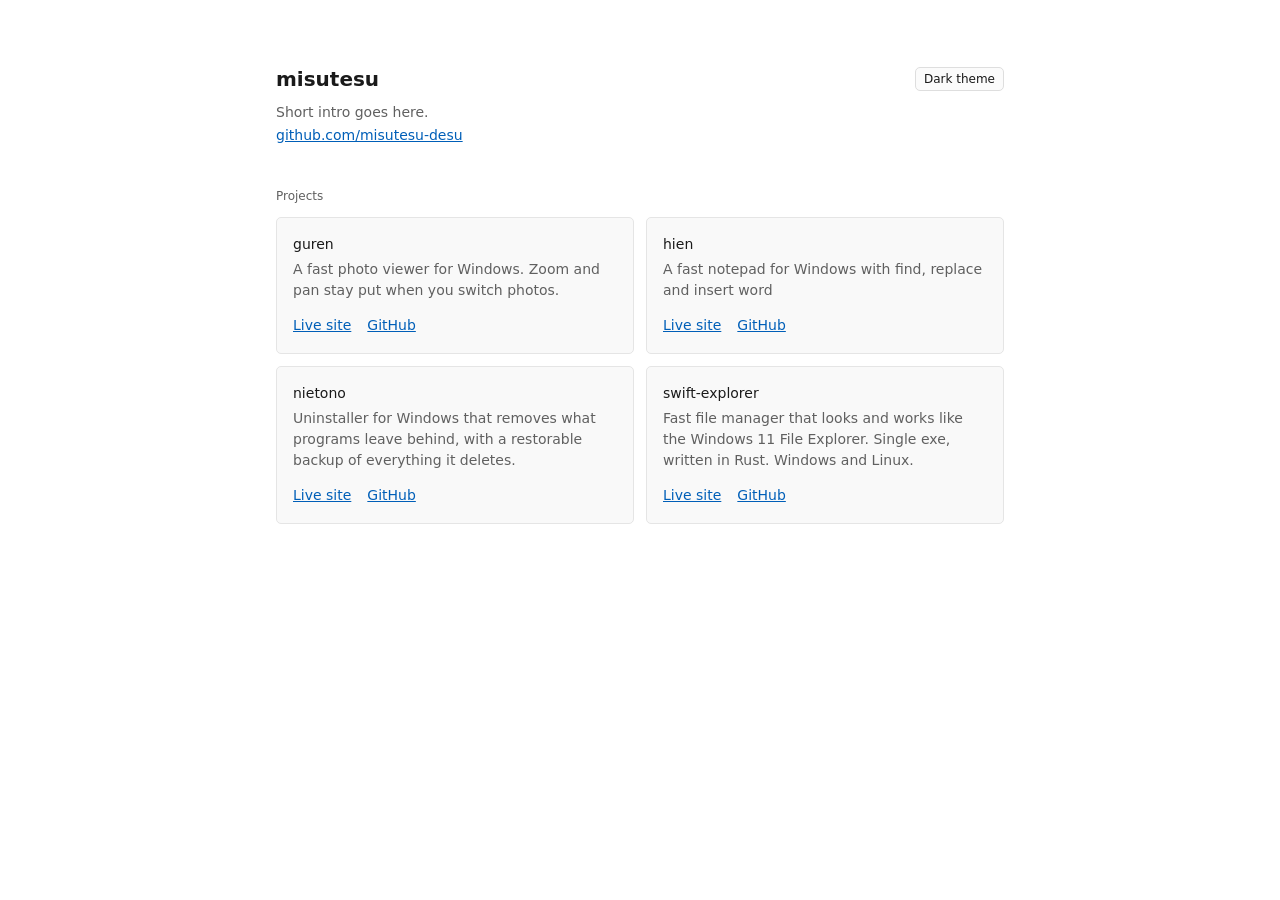
<file: index.html>
<!doctype html>
<html lang="en">
<head>
<meta charset="utf-8">
<meta name="viewport" content="width=device-width, initial-scale=1">
<title>misutesu</title>
<script>
  // Runs before first paint so a saved theme does not flash the system one.
  try {
    const saved = localStorage.getItem("theme");
    if (saved) document.documentElement.dataset.theme = saved;
  } catch {}
</script>
<style>
  :root {
    color-scheme: light dark;
    --content: light-dark(#ffffff, #191919);
    --nav: light-dark(#f9f9f9, #1f1f1f);
    --hover: light-dark(#f0f0f0, #2d2d2d);
    --pressed: light-dark(#dedede, #424242);
    --line: light-dark(#e5e5e5, #3a3a3a);
    --button: light-dark(#fbfbfb, #2d2d2d);
    --button-stroke: light-dark(#dedede, #3a3a3a);
    --text: light-dark(#1a1a1a, #f0f0f0);
    --weak: light-dark(#606060, #c8c8c8);
    --link: light-dark(#005fb8, #60cdff);
  }
  :root[data-theme="light"] { color-scheme: light; }
  :root[data-theme="dark"] { color-scheme: dark; }

  * { box-sizing: border-box; }
  body {
    margin: 0;
    background: var(--content);
    color: var(--text);
    font: 14px/1.5 "Segoe UI Variable", "Segoe UI", system-ui, sans-serif;
  }
  main {
    max-width: 760px;
    margin: 0 auto;
    padding: 64px 16px;
  }
  header { margin-bottom: 40px; }
  .title {
    display: flex;
    align-items: center;
    justify-content: space-between;
    gap: 16px;
  }
  h1 { margin: 0; font-size: 20px; font-weight: 600; }
  h2, h3, p { font-size: inherit; font-weight: 400; margin: 0; }
  .intro { margin-top: 8px; color: var(--weak); }
  h2 { margin-bottom: 12px; font-size: 12px; color: var(--weak); }

  a {
    display: inline-flex;
    align-items: center;
    min-height: 24px;
    color: var(--link);
  }
  button {
    min-height: 24px;
    padding: 2px 8px;
    background: var(--button);
    color: var(--text);
    border: 1px solid var(--button-stroke);
    border-radius: 5px;
    font: inherit;
    font-size: 12px;
    cursor: pointer;
  }
  button:hover { background: var(--hover); }
  button:active { background: var(--pressed); }
  :focus-visible { outline: 2px solid var(--text); outline-offset: 1px; }

  .projects {
    display: grid;
    grid-template-columns: repeat(auto-fill, minmax(280px, 1fr));
    gap: 12px;
    margin: 0;
    padding: 0;
    list-style: none;
  }
  .projects li {
    display: flex;
    flex-direction: column;
    padding: 16px;
    background: var(--nav);
    border: 1px solid var(--line);
    border-radius: 5px;
  }
  .projects p { flex: 1; margin-top: 4px; color: var(--weak); }
  .links { display: flex; gap: 16px; margin-top: 12px; }
</style>
</head>
<body>
<main>
  <header>
    <div class="title">
      <h1>misutesu</h1>
      <button id="theme" type="button" hidden></button>
    </div>
    <p class="intro">Short intro goes here.</p>
    <a href="https://github.com/misutesu-desu">github.com/misutesu-desu</a>
  </header>

  <section>
    <h2>Projects</h2>
    <ul class="projects">
      <li>
        <h3>guren</h3>
        <p>A fast photo viewer for Windows. Zoom and pan stay put when you switch photos.</p>
        <div class="links">
          <a href="https://misutesu.com/guren/">Live site</a>
          <a href="https://github.com/misutesu-desu/guren">GitHub</a>
        </div>
      </li>
      <li>
        <h3>hien</h3>
        <p>A fast notepad for Windows with find, replace and insert word</p>
        <div class="links">
          <a href="https://misutesu.com/hien/">Live site</a>
          <a href="https://github.com/misutesu-desu/hien">GitHub</a>
        </div>
      </li>
      <li>
        <h3>nietono</h3>
        <p>Uninstaller for Windows that removes what programs leave behind, with a restorable backup of everything it deletes.</p>
        <div class="links">
          <a href="https://misutesu.com/nietono/">Live site</a>
          <a href="https://github.com/misutesu-desu/nietono">GitHub</a>
        </div>
      </li>
      <li>
        <h3>swift-explorer</h3>
        <p>Fast file manager that looks and works like the Windows 11 File Explorer. Single exe, written in Rust. Windows and Linux.</p>
        <div class="links">
          <a href="https://misutesu.com/swift-explorer/">Live site</a>
          <a href="https://github.com/misutesu-desu/swift-explorer">GitHub</a>
        </div>
      </li>
    </ul>
  </section>
</main>
<script>
  const root = document.documentElement;
  const button = document.querySelector("#theme");
  const system = matchMedia("(prefers-color-scheme: dark)");

  const isDark = () => root.dataset.theme ? root.dataset.theme === "dark" : system.matches;
  const label = () => { button.textContent = isDark() ? "Light theme" : "Dark theme"; };

  button.addEventListener("click", () => {
    const next = isDark() ? "light" : "dark";
    root.dataset.theme = next;
    try { localStorage.setItem("theme", next); } catch {}
    label();
  });
  system.addEventListener("change", label);

  label();
  button.hidden = false;
</script>
</body>
</html>
</file>
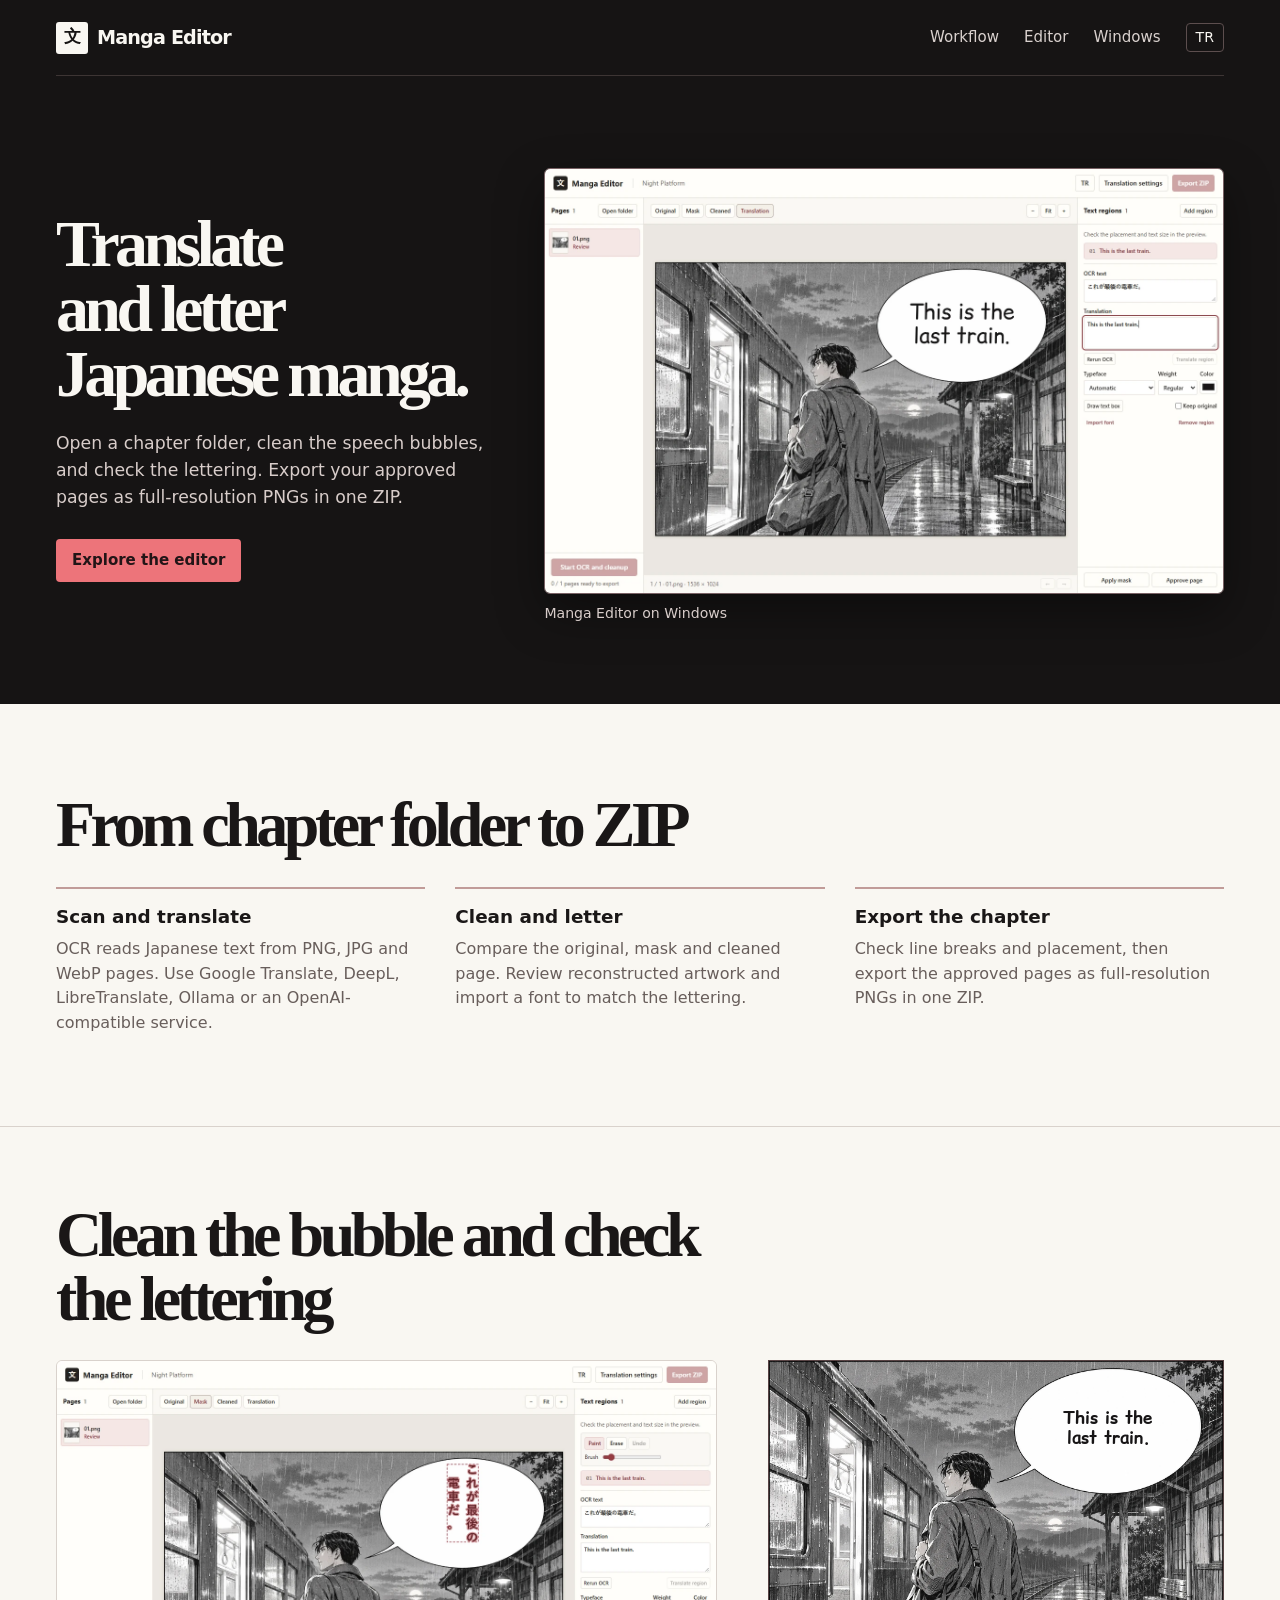
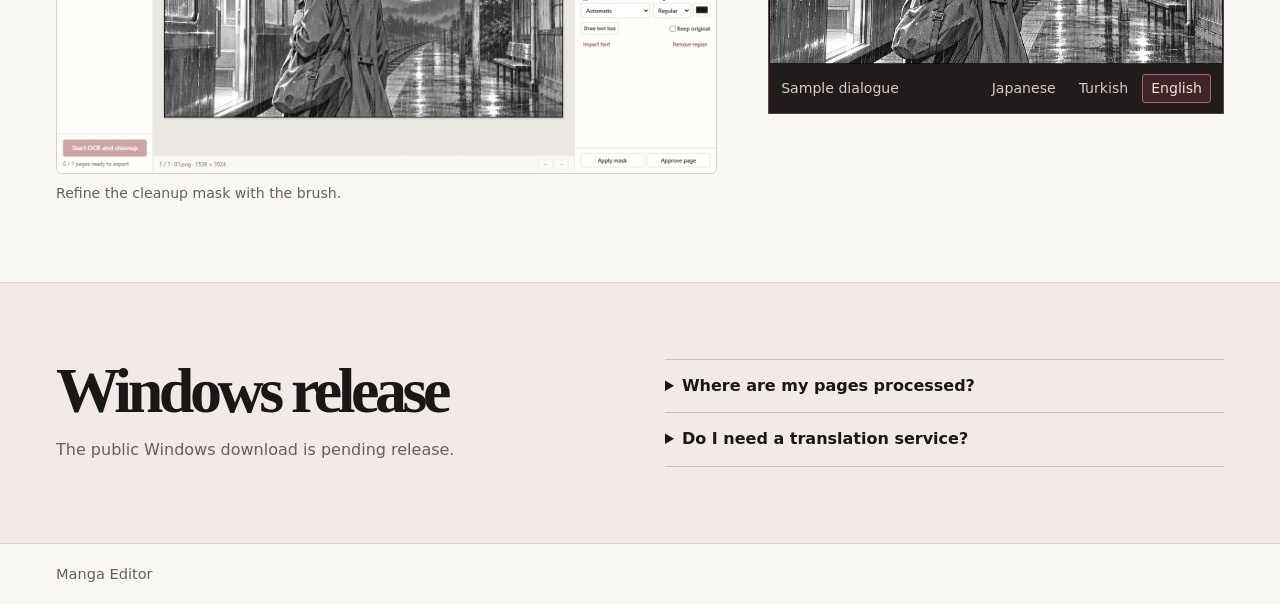
<file: manga-editor/index.html>
<!doctype html>
<html lang="en">
<head>
  <meta charset="utf-8">
  <meta name="viewport" content="width=device-width, initial-scale=1">
  <meta name="theme-color" content="#161414">
  <meta name="description" content="Translate Japanese manga with local OCR and cleanup, editable lettering, and full-resolution ZIP export on Windows.">
  <title>Manga Editor</title>
  <meta property="og:type" content="website">
  <meta property="og:title" content="Manga Editor">
  <meta property="og:description" content="Translate and letter Japanese manga on Windows.">
  <meta property="og:url" content="https://misutesu.com/manga-editor/">
  <meta property="og:image" content="https://misutesu.com/manga-editor/assets/editor-translation.webp">
  <link rel="canonical" href="https://misutesu.com/manga-editor/">
  <link rel="stylesheet" href="./site.css">
  <script src="./site.js" defer></script>
</head>
<body id="top">
  <a class="skip-link" href="#main-content" data-tr="İçeriğe geç">Skip to content</a>
  <div class="header-background">
    <header class="wrap header">
      <a class="identity" href="#top">
        <span class="brand-icon" aria-hidden="true">文</span>Manga Editor
      </a>
      <nav aria-label="Site" data-label-tr="Site menüsü">
        <a href="#workflow" data-tr="İş akışı">Workflow</a>
        <a href="#screenshots" data-tr="Editör">Editor</a>
        <a href="#setup">Windows</a>
        <button type="button" class="locale" id="locale" aria-label="Switch site to Turkish">TR</button>
      </nav>
    </header>
  </div>

  <main id="main-content">
    <div class="masthead">
      <section class="wrap hero" aria-labelledby="hero-title">
        <div class="hero-copy">
          <h1 id="hero-title" data-tr="Japonca mangayı çevir ve diz.">Translate and letter Japanese manga.</h1>
          <p class="intro" data-tr="Bölüm klasörünü aç, konuşma balonlarını temizle ve dizgiyi kontrol et. Onayladığın sayfaları tam çözünürlükte tek bir ZIP olarak dışa aktar.">Open a chapter folder, clean the speech bubbles, and check the lettering. Export your approved pages as full-resolution PNGs in one ZIP.</p>
          <div class="actions">
            <a class="button primary" href="#screenshots" data-tr="Editörü incele">Explore the editor</a>
          </div>
        </div>
        <figure class="hero-preview">
          <a href="./assets/editor-translation.webp">
            <img src="./assets/editor-translation.webp" width="1440" height="900" fetchpriority="high" alt="Manga Editor with a translated panel, Japanese OCR text, and editable lettering controls" data-alt-tr="Manga Editor’da çevrilmiş panel, Japonca OCR metni ve dizgi ayarları">
          </a>
          <figcaption data-tr="Manga Editor’ın Windows arayüzü">Manga Editor on Windows</figcaption>
        </figure>
      </section>
    </div>

  <section class="wrap workflow" id="workflow" aria-labelledby="workflow-title">
    <h2 id="workflow-title" data-tr="Klasörden ZIP’e">From chapter folder to ZIP</h2>
    <div class="steps">
      <article>
        <h3 data-tr="Tara ve çevir">Scan and translate</h3>
        <p data-tr="OCR, PNG, JPG ve WebP sayfalarındaki Japonca metni okur. Google Translate, DeepL, LibreTranslate, Ollama veya OpenAI uyumlu bir servis seç.">OCR reads Japanese text from PNG, JPG and WebP pages. Use Google Translate, DeepL, LibreTranslate, Ollama or an OpenAI-compatible service.</p>
      </article>
      <article>
        <h3 data-tr="Temizle ve diz">Clean and letter</h3>
        <p data-tr="Orijinali, maskeyi ve temizlenmiş sayfayı karşılaştır. Yeniden çizilen alanları gözden geçir ve dizgi için font yükle.">Compare the original, mask and cleaned page. Review reconstructed artwork and import a font to match the lettering.</p>
      </article>
      <article>
        <h3 data-tr="Bölümü dışa aktar">Export the chapter</h3>
        <p data-tr="Satırları ve yerleşimi kontrol et. Onayladığın sayfaları tam çözünürlükte PNG’ler içeren tek bir ZIP olarak al.">Check line breaks and placement, then export the approved pages as full-resolution PNGs in one ZIP.</p>
      </article>
    </div>
  </section>

  <section class="screenshots" id="screenshots" aria-labelledby="screenshots-title">
    <div class="wrap">
      <h2 id="screenshots-title" data-tr="Balonları temizle, dizgiyi kontrol et">Clean the bubble and check the lettering</h2>
      <div class="screenshot-grid">
        <figure class="mask-preview">
          <a href="./assets/editor-mask.webp">
            <img src="./assets/editor-mask.webp" width="1440" height="900" loading="lazy" alt="Manga Editor showing a speech bubble in Mask view, with brush controls" data-alt-tr="Manga Editor’ın Maske görünümünde konuşma balonu ve fırça ayarları">
          </a>
          <figcaption data-tr="Temizlenecek alanı sayfa üzerinde fırçayla düzelt.">Refine the cleanup mask with the brush.</figcaption>
        </figure>
        <figure class="demo">
          <div class="panel">
            <img src="./assets/night-platform.webp" width="1536" height="1024" loading="lazy" alt="Black-and-white manga panel of a traveler looking at a train on a rainy platform." data-alt-tr="Yağmurlu bir istasyonda trene bakan yolcunun siyah beyaz manga paneli.">
            <p class="dialogue" lang="en" id="dialogue" aria-live="polite">This is the last train.</p>
          </div>
          <figcaption>
            <span data-tr="Örnek panel">Sample dialogue</span>
            <div class="switches" id="demo-switch" role="group" aria-label="Panel language" data-label-tr="Panel dili">
              <button type="button" data-lang="ja" aria-pressed="false" data-tr="Japonca">Japanese</button>
              <button type="button" data-lang="tr" aria-pressed="false" data-tr="Türkçe">Turkish</button>
              <button type="button" data-lang="en" aria-pressed="true">English</button>
            </div>
          </figcaption>
        </figure>
      </div>
    </div>
  </section>

  <section class="availability" id="setup" aria-labelledby="availability-title">
    <div class="wrap availability-layout">
      <div>
        <h2 id="availability-title" data-tr="Windows sürümü">Windows release</h2>
        <p data-tr="Herkese açık Windows sürümü henüz yayınlanmadı.">The public Windows download is pending release.</p>
      </div>
      <div class="faq">
        <details>
          <summary data-tr="Sayfalarım nerede işleniyor?">Where are my pages processed?</summary>
          <p data-tr="Metin tanıma ve temizleme bilgisayarında yapılır. Harici çeviri servisine algılanan metin, servis destekliyorsa da eklediğin seri bağlamı gönderilir.">OCR and cleanup run on your computer. An external translation service receives the detected text and, if supported, the series context you enter.</p>
        </details>
        <details>
          <summary data-tr="Çeviri servisi kullanmak zorunda mıyım?">Do I need a translation service?</summary>
          <p data-tr="Çeviriyi editörde elle yazabilir veya desteklenen bir sağlayıcı seçebilirsin. Sağlayıcıya göre API anahtarı veya yerel model gerekebilir.">You can enter translations manually or connect a supported provider. Depending on the provider, you may need an API key or a local model.</p>
        </details>
      </div>
    </div>
  </section>
  </main>
  <footer class="wrap footer">Manga Editor</footer>
</body>
</html>
</file>
<file: manga-editor/site.css>
@font-face {
  font-family: "Comic Relief";
  src: url("./assets/ComicRelief-Bold.ttf") format("truetype");
  font-weight: 700;
  font-display: swap;
}
:root {
  color-scheme: light;
  --ink: #1a1717;
  --night: #161414;
  --paper: #f9f7f2;
  --muted: #685e5b;
  --line: #d9d2cc;
  --button: #ed747a;
  font-family: "Segoe UI", system-ui, sans-serif;
  line-height: 1.55;
}
* { box-sizing: border-box; }
html { scroll-behavior: smooth; }
body { margin: 0; background: var(--paper); color: var(--ink); }
p, h1, h2, h3, figure { margin: 0; }
a { color: inherit; }
button, a { -webkit-tap-highlight-color: transparent; }
button { font: inherit; cursor: pointer; }
:focus-visible { outline: 3px solid var(--button); outline-offset: 4px; }
.skip-link { position: absolute; z-index: 1; top: 12px; left: 12px; padding: 8px 12px; background: var(--paper); }
.skip-link:not(:focus) { clip-path: inset(50%); }
.wrap { width: min(1264px, calc(100% - 112px)); margin-inline: auto; }
.masthead, .header-background { background: var(--night); color: var(--paper); }
.header {
  display: flex; align-items: center; justify-content: space-between; gap: 12px;
  min-height: 76px; border-bottom: 1px solid #3d3534;
}
.identity { display: inline-flex; align-items: center; gap: 9px; text-decoration: none; font-size: 1.2rem; font-weight: 760; letter-spacing: -.045em; white-space: nowrap; }
.brand-icon {
  display: inline-grid; place-items: center; color: var(--night); background: var(--paper);
  width: 32px; height: 32px; border-radius: 3px; font: 700 1.06rem/1 "Yu Gothic", sans-serif;
}
nav, .actions, .switches { display: flex; align-items: center; }
nav { gap: 25px; }
nav a { text-decoration: none; color: #d9d1ce; font-size: .94rem; }
nav a:hover { color: white; text-decoration: underline; }
.locale { background: transparent; color: var(--paper); border: 1px solid #5c4e4e; border-radius: 4px; padding: 3px 9px; font-size: .88rem; }
.locale:hover { background: #332728; }
.hero {
  display: grid; grid-template-columns: minmax(0, .88fr) minmax(0, 1.36fr);
  align-items: center; gap: clamp(28px, 3.8vw, 60px); padding-block: clamp(50px, 7.2vw, 104px) clamp(48px, 6.2vw, 89px);
}
h1, h2 { font-family: Georgia, "Times New Roman", serif; letter-spacing: -.07em; line-height: .99; font-weight: 700; }
h1 { font-size: clamp(2.85rem, 5.15vw, 5.35rem); text-wrap: balance; }
.intro { color: #d8cdca; font-size: clamp(1rem, 1.35vw, 1.2rem); max-width: 31rem; margin-top: 24px; }
.actions { gap: 10px; flex-wrap: wrap; margin-top: 28px; }
.button { display: inline-block; border: 1px solid transparent; border-radius: 4px; padding: 9px 15px; font-weight: 700; font-size: .94rem; text-decoration: none; }
.primary { background: var(--button); color: #221517; }
.primary:hover { background: #ff9196; }
.hero-preview, .mask-preview { min-width: 0; }
.hero-preview a, .mask-preview a { display: block; overflow: hidden; border-radius: 6px; }
.hero-preview a { border: 1px solid #796265; box-shadow: 0 18px 48px #0006; }
.hero-preview img, .mask-preview img { display: block; width: 100%; height: auto; }
.hero-preview figcaption, .mask-preview figcaption { padding: 9px 0 0; }
.mask-preview a { border: 1px solid var(--line); }
.mask-preview figcaption { color: var(--muted); }
.demo { min-width: 0; border: 1px solid #594445; background: #211b1b; }
.panel { position: relative; container-type: inline-size; }
.panel img { display: block; width: 100%; height: auto; }
.dialogue {
  position: absolute; top: 22.6%; left: 74.8%; width: 31%; transform: translate(-50%, -50%);
  font-family: "Comic Relief", "Yu Gothic", sans-serif; font-size: clamp(11px, 3.75cqw, 30px); font-weight: 700;
  color: #171516; text-align: center; line-height: 1.16; text-wrap: balance;
}
.dialogue:lang(ja) { font-family: "Yu Gothic", "Noto Sans CJK JP", sans-serif; font-size: clamp(10px, 3.1cqw, 26px); }
figcaption { display: flex; justify-content: space-between; align-items: center; gap: 9px; padding: 10px 12px; font-size: .88rem; color: #d8cdca; }
.switches { gap: 5px; }
.switches button { padding: 3px 8px; background: transparent; border: 1px solid transparent; color: #d8cdca; border-radius: 3px; font-size: .88rem; }
.switches button:hover { border-color: #725e5f; }
.switches button[aria-pressed="true"] { border-color: #ac6568; background: #3d2528; color: #ffd9da; }
.workflow { padding-block: clamp(52px, 7vw, 96px); }
h2 { font-size: clamp(2.5rem, 5vw, 4.25rem); }
.steps { display: grid; grid-template-columns: repeat(3, minmax(0, 1fr)); gap: 30px; margin-top: 30px; }
.steps article { border-top: 2px solid #c19c99; padding: 16px 0 0; }
h3 { font-size: 1.15rem; line-height: 1.25; margin-bottom: 9px; }
.steps p, .availability p { color: var(--muted); }
.screenshots { padding-block: clamp(42px, 6vw, 86px); border-top: 1px solid var(--line); }
.screenshots h2 { max-width: 21ch; }
.screenshot-grid {
  display: grid; grid-template-columns: minmax(0, 1.45fr) minmax(0, 1fr);
  align-items: start; gap: clamp(22px, 4vw, 52px); margin-top: 30px;
}
.availability { background: #f1eae6; border-block: 1px solid var(--line); }
.availability-layout { display: grid; grid-template-columns: 1fr 1fr; gap: 50px; padding-block: clamp(42px, 6vw, 76px); }
.availability h2 { margin-bottom: 16px; }
.availability p { max-width: 48ch; }
.faq details { border-top: 1px solid #cdbdba; padding-block: 14px; }
.faq details:last-child { border-bottom: 1px solid #cdbdba; }
.faq summary { cursor: pointer; font-weight: 700; }
.faq p { margin-top: 8px; }
.footer { display: flex; align-items: center; min-height: 60px; color: var(--muted); font-size: .91rem; }
@media (max-width: 1060px) { .wrap { width: calc(100% - 70px); } .hero { gap: 30px; } }
@media (max-width: 820px) {
  .wrap { width: calc(100% - 40px); }
  .hero { grid-template-columns: 1fr; gap: 32px; }
  h1 { max-width: 12ch; }
  .intro { margin-top: 17px; }
  .availability-layout, .screenshot-grid { grid-template-columns: 1fr; gap: 25px; }
}
@media (max-width: 520px) {
  .header { min-height: 65px; flex-wrap: wrap; padding-block: 12px; }
  .identity { gap: 7px; font-size: 1.04rem; }
  nav { gap: 10px; flex-wrap: wrap; }
  nav a, .locale, figcaption, .switches button { font-size: .875rem; }
  .brand-icon { width: 27px; height: 27px; }
  figcaption { flex-wrap: wrap; padding: 7px 8px; }
  .switches { gap: 0; }
  .switches button { padding-inline: 5px; }
  .steps { grid-template-columns: 1fr; gap: 20px; }
}
@media (prefers-reduced-motion: reduce) { html { scroll-behavior: auto; } }
</file>
